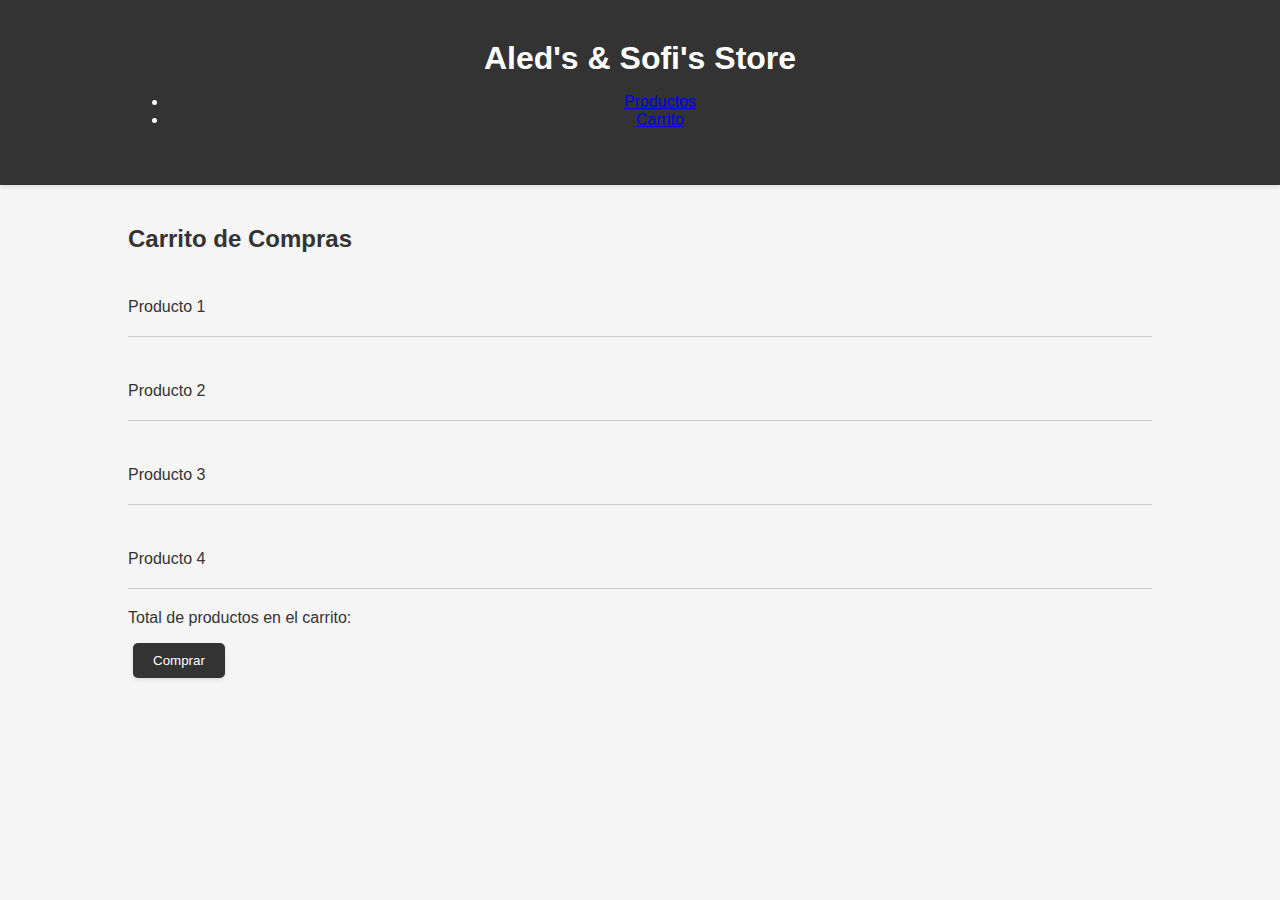
<file: carritodecompras.html>
<!DOCTYPE html>
<html lang="es">
<head>
    <meta charset="UTF-8">
    <meta name="viewport" content="width=device-width, initial-scale=1.0">
    <title>Carrito de Compras</title>
    <link rel="stylesheet" href="carritocompras.css">
</head>
<body>
    <header>
        <div class="container">
            <h1>Aled's & Sofi's Store</h1>
            <nav>
                <ul>
                    <li><a href="PaginaCompra.html">Productos</a></li>
                    <li><a href="carritodecompras.html">Carrito</a></li>
                </ul>
            </nav>
        </div>
    </header>

    <section id="carrito">
        <div class="container">
            <h2>Carrito de Compras</h2>
            <div id="lista-productos" class="productos-container">
                <div class="producto">
                    <p>Producto 1</p>
                </div>
                <div class="producto">
                    <p>Producto 2</p>
                </div>
                <div class="producto">
                    <p>Producto 3</p>
                </div>
                <div class="producto">
                    <p>Producto 4</p>
                </div>
            </div>
            <p>Total de productos en el carrito: <span id="total-productos"></span></p>
            <button onclick="confirmarCompra()">Comprar</button>
        </div>
    </section>
    <div id="confirmacion" class="confirmacion"></div>
    <script src="carritocompras.js"></script>
</body>
</html>
</file>
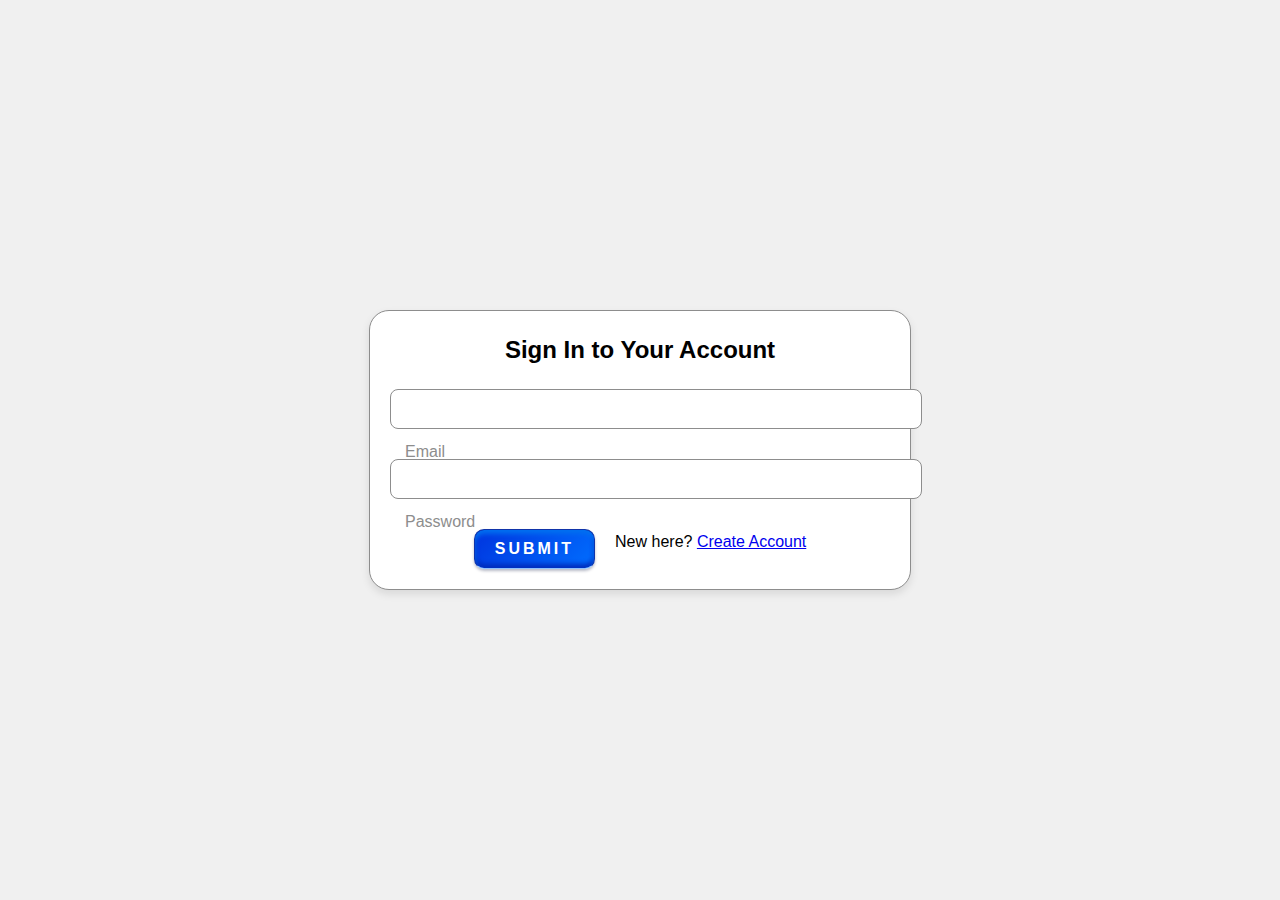
<file: login.html>
<!DOCTYPE html>
<html lang="en">
<head>
    <meta charset="UTF-8">
    <meta name="viewport" content="width=device-width, initial-scale=1.0">
    <title>Login</title>
    <link rel="stylesheet" href="login.css">
</head>
<body>
    <div class="container">
        <div class="heading">Sign In to Your Account</div>
        <form class="form" action="login.php" method="POST">
            <div class="input-field">
                <input required autocomplete="off" type="email" name="email" id="email" />
                <label for="email">Email</label>
            </div>
            <div class="input-field">
                <input required autocomplete="off" type="password" name="password" id="password" />
                <label for="password">Password</label>
            </div>
            <div class="btn-container">
                <button type="submit" class="btn">Submit</button>
                <div class="acc-text">
                    New here? <span style="color : #0000ff; cursor : pointer;"><a href="register.html">Create Account</a></span>
                </div>
            </div>
        </form>
    </div>
</body>
</html>
</file>
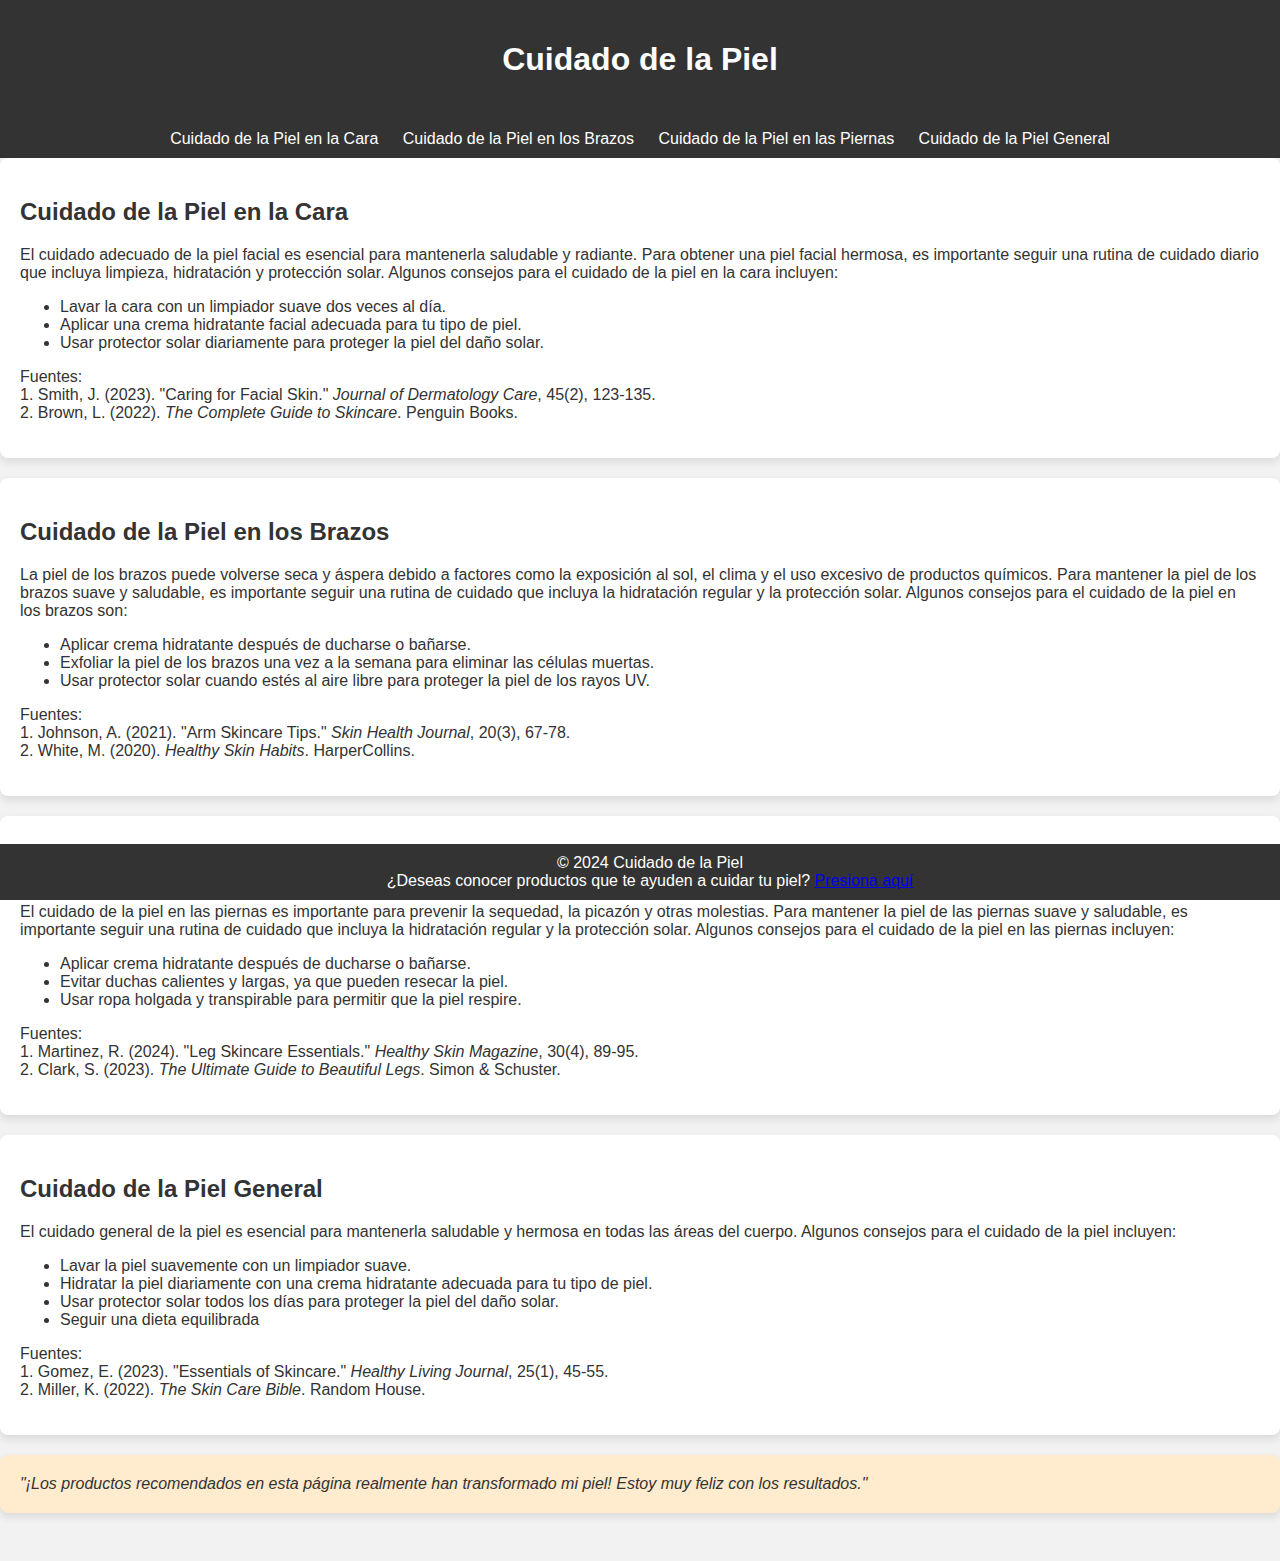
<file: MasInformación.html>
<!DOCTYPE html>
<html lang="es">
<head>
    <meta charset="UTF-8">
    <meta name="viewport" content="width=device-width, initial-scale=1.0">
    <title>Cuidado de la Piel</title>
    <link rel="stylesheet" href="MasInformacion.css">
</head>
<body>
    <header>
        <h1>Cuidado de la Piel</h1>
    </header>
    
    <nav>
        <a href="#cuidado-cara">Cuidado de la Piel en la Cara</a>
        <a href="#cuidado-brazos">Cuidado de la Piel en los Brazos</a>
        <a href="#cuidado-piernas">Cuidado de la Piel en las Piernas</a>
        <a href="#cuidado-general">Cuidado de la Piel General</a>
    </nav>
    
    <section id="cuidado-cara">
        <h2>Cuidado de la Piel en la Cara</h2>
        <p>El cuidado adecuado de la piel facial es esencial para mantenerla saludable y radiante. Para obtener una piel facial hermosa, es importante seguir una rutina de cuidado diario que incluya limpieza, hidratación y protección solar. Algunos consejos para el cuidado de la piel en la cara incluyen:</p>
        <ul>
            <li>Lavar la cara con un limpiador suave dos veces al día.</li>
            <li>Aplicar una crema hidratante facial adecuada para tu tipo de piel.</li>
            <li>Usar protector solar diariamente para proteger la piel del daño solar.</li>
        </ul>
        <p>Fuentes:
            <br>1. Smith, J. (2023). "Caring for Facial Skin." <em>Journal of Dermatology Care</em>, 45(2), 123-135.
            <br>2. Brown, L. (2022). <em>The Complete Guide to Skincare</em>. Penguin Books.
        </p>
    </section>
    
    <section id="cuidado-brazos">
        <h2>Cuidado de la Piel en los Brazos</h2>
        <p>La piel de los brazos puede volverse seca y áspera debido a factores como la exposición al sol, el clima y el uso excesivo de productos químicos. Para mantener la piel de los brazos suave y saludable, es importante seguir una rutina de cuidado que incluya la hidratación regular y la protección solar. Algunos consejos para el cuidado de la piel en los brazos son:</p>
        <ul>
            <li>Aplicar crema hidratante después de ducharse o bañarse.</li>
            <li>Exfoliar la piel de los brazos una vez a la semana para eliminar las células muertas.</li>
            <li>Usar protector solar cuando estés al aire libre para proteger la piel de los rayos UV.</li>
        </ul>
        <p>Fuentes:
            <br>1. Johnson, A. (2021). "Arm Skincare Tips." <em>Skin Health Journal</em>, 20(3), 67-78.
            <br>2. White, M. (2020). <em>Healthy Skin Habits</em>. HarperCollins.
        </p>
    </section>
    
    <section id="cuidado-piernas">
        <h2>Cuidado de la Piel en las Piernas</h2>
        <p>El cuidado de la piel en las piernas es importante para prevenir la sequedad, la picazón y otras molestias. Para mantener la piel de las piernas suave y saludable, es importante seguir una rutina de cuidado que incluya la hidratación regular y la protección solar. Algunos consejos para el cuidado de la piel en las piernas incluyen:</p>
        <ul>
            <li>Aplicar crema hidratante después de ducharse o bañarse.</li>
            <li>Evitar duchas calientes y largas, ya que pueden resecar la piel.</li>
            <li>Usar ropa holgada y transpirable para permitir que la piel respire.</li>
        </ul>
        <p>Fuentes:
            <br>1. Martinez, R. (2024). "Leg Skincare Essentials." <em>Healthy Skin Magazine</em>, 30(4), 89-95.
            <br>2. Clark, S. (2023). <em>The Ultimate Guide to Beautiful Legs</em>. Simon & Schuster.
        </p>
    </section>
    
    <section id="cuidado-general">
        <h2>Cuidado de la Piel General</h2>
        <p>El cuidado general de la piel es esencial para mantenerla saludable y hermosa en todas las áreas del cuerpo. Algunos consejos para el cuidado de la piel incluyen:</p>
        <ul>
            <li>Lavar la piel suavemente con un limpiador suave.</li>
            <li>Hidratar la piel diariamente con una crema hidratante adecuada para tu tipo de piel.</li>
            <li>Usar protector solar todos los días para proteger la piel del daño solar.</li>
            <li>Seguir una dieta equilibrada
        </ul>
        <p>Fuentes:
            <br>1. Gomez, E. (2023). "Essentials of Skincare." <em>Healthy Living Journal</em>, 25(1), 45-55.
            <br>2. Miller, K. (2022). <em>The Skin Care Bible</em>. Random House.
        </p>
    </section>
    
    <footer>
        &copy; 2024 Cuidado de la Piel <br>
        ¿Deseas conocer productos que te ayuden a cuidar tu piel? <a href="ProductosParaLaPiel.html" target="_blank">Presiona aquí</a> <br>
    </footer>

    <div class="testimonial">
        <p>"¡Los productos recomendados en esta página realmente han transformado mi piel! Estoy muy feliz con los resultados."</p>
    </div>

    <div class="social-icons">
        <a href="#" class="fab fa-facebook-f"></a>
        <a href="#" class="fab fa-twitter"></a>
        <a href="#" class="fab fa-instagram"></a>
    </div>
</body>
</html>
</file>
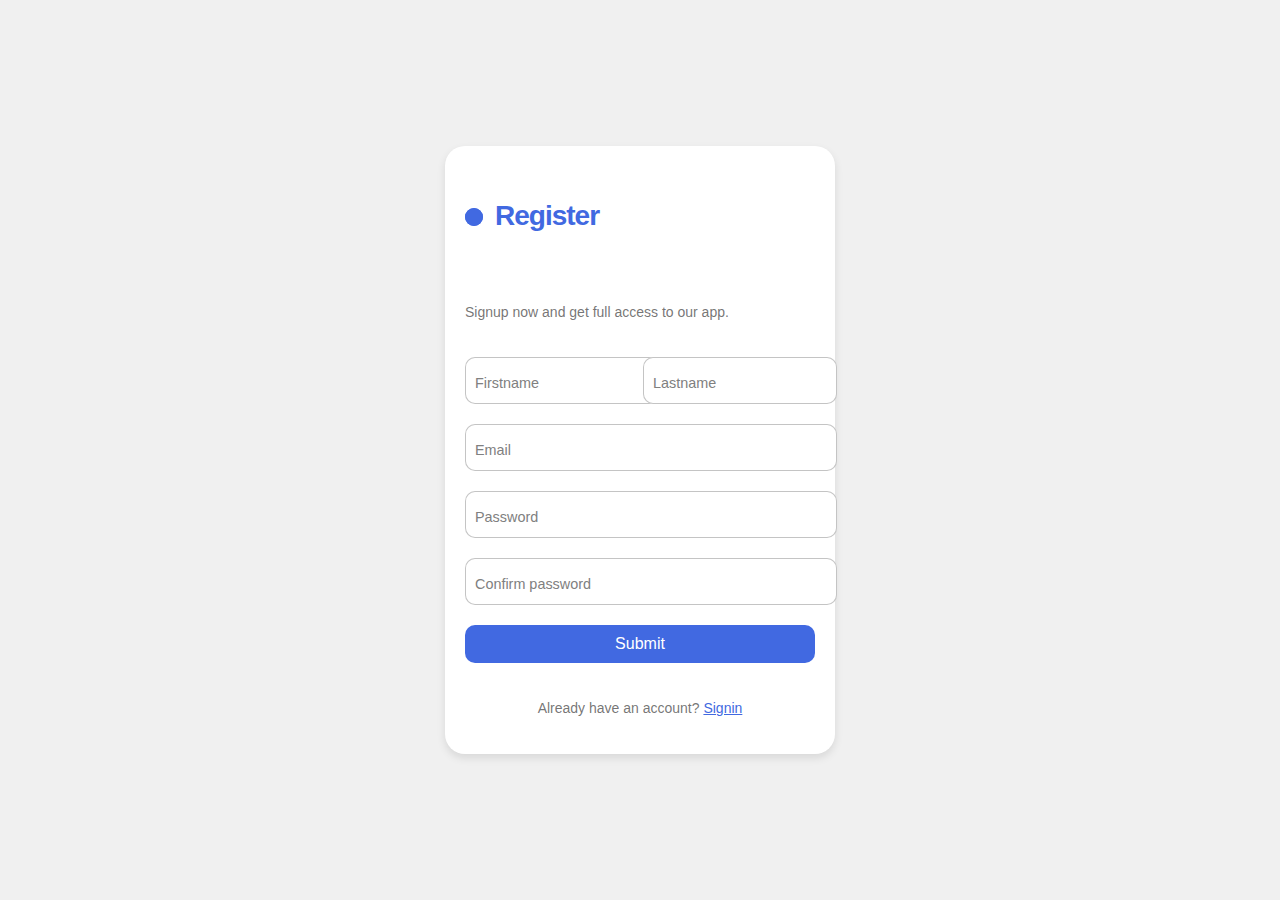
<file: register.html>
<!DOCTYPE html>
<html lang="en">
<head>
    <meta charset="UTF-8">
    <meta name="viewport" content="width=device-width, initial-scale=1.0">
    <title>Document</title>
    <link rel="stylesheet" href="register.css">
</head>
<body>
    <form class="form" action="register.php" method="post">
        <p class="title">Register</p>
        <p class="message">Signup now and get full access to our app.</p>
        <div class="flex">
            <label>
                <input required="" placeholder="" type="text" class="input" name="firstname">
                <span>Firstname</span>
            </label>

            <label>
                <input required="" placeholder="" type="text" class="input" name="lastname">
                <span>Lastname</span>
            </label>
        </div>

        <label>
            <input required="" placeholder="" type="email" class="input" name="email">
            <span>Email</span>
        </label>

        <label>
            <input required="" placeholder="" type="password" class="input" name="password">
            <span>Password</span>
        </label>
        <label>
            <input required="" placeholder="" type="password" class="input" name="confirm_password">
            <span>Confirm password</span>
        </label>
        <button class="submit" type="submit">Submit</button>
        <p class="signin">Already have an account? <a href="login.html">Signin</a></p>
    </form>
</body>
</html>
</file>
<file: carritocompras.css>
/* Definición de variables CSS para colores, fuentes y relleno */
:root {
    --primary-color: #333; /* Color principal (gris oscuro) */
    --secondary-color: #555; /* Color secundario (gris medio) */
    --accent-color: #fff; /* Color de acento (blanco) */
    --background-color: #f5f5f5; /* Color de fondo (gris claro) */
    --font-family: 'Arial', sans-serif; /* Fuente principal */
    --padding: 20px; /* Relleno estándar */
}

/* Estilo general del cuerpo del documento */
body {
    font-family: var(--font-family); /* Fuente desde la variable */
    margin: 0; /* Elimina el margen predeterminado */
    padding: 0; /* Elimina el relleno predeterminado */
    background-color: var(--background-color); /* Fondo desde la variable */
    color: var(--primary-color); /* Color del texto desde la variable */
}

/* Contenedor principal */
.container {
    width: 80%; /* Ancho del contenedor */
    margin: 0 auto; /* Centrado horizontal */
    padding: var(--padding); /* Relleno desde la variable */
}

/* Estilo del encabezado */
header {
    background-color: var(--primary-color); /* Fondo del encabezado */
    color: var(--accent-color); /* Color del texto */
    padding: var(--padding) 0; /* Relleno superior e inferior */
    text-align: center; /* Texto centrado */
    box-shadow: 0 2px 4px rgba(0, 0, 0, 0.1); /* Sombra del encabezado */
    animation: fadeIn 1s ease-in-out; /* Animación de entrada */
}

/* Estilo del título dentro del encabezado */
header h1 {
    margin: 0; /* Elimina el margen */
}

/* Sección de productos y estilo de cada producto */
#productos, .producto {
    padding: var(--padding) 0; /* Relleno superior e inferior */
    animation: slideIn 1s ease-in-out; /* Animación de deslizamiento */
}

/* Estilo individual de los productos */
.producto {
    display: flex; /* Flexbox para alineación */
    align-items: center; /* Alinear elementos verticalmente al centro */
    border-bottom: 1px solid #ccc; /* Borde inferior */
    padding-bottom: var(--padding); /* Relleno inferior */
    margin-bottom: var(--padding); /* Margen inferior */
}

/* Estilo de la imagen dentro de los productos */
.producto img {
    width: 100px; /* Ancho fijo */
    height: 100px; /* Altura fija */
    margin-right: var(--padding); /* Margen derecho */
    object-fit: cover; /* Recortar la imagen */
    border-radius: 10px; /* Bordes redondeados */
    box-shadow: 0 2px 4px rgba(0, 0, 0, 0.1); /* Sombra de la imagen */
}

/* Estilo del título y párrafo dentro de los productos */
.producto h3, .producto p {
    margin: 0; /* Elimina el margen */
}

/* Margen superior del párrafo */
.producto p {
    margin-top: 5px; /* Margen superior */
}

/* Estilo del input tipo número */
.producto input[type="number"] {
    width: 50px; /* Ancho fijo */
    margin-left: var(--padding); /* Margen izquierdo */
    padding: 5px; /* Relleno */
    border: 1px solid #ccc; /* Borde */
    border-radius: 5px; /* Bordes redondeados */
    animation: fadeIn 1s ease-in-out; /* Animación de entrada */
}

/* Estilo de los botones */
button {
    padding: 10px 20px; /* Relleno interno */
    background-color: var(--primary-color); /* Fondo del botón */
    color: var(--accent-color); /* Color del texto */
    border: none; /* Sin borde */
    border-radius: 5px; /* Bordes redondeados */
    cursor: pointer; /* Cursor de mano */
    transition: background-color 0.3s, transform 0.3s; /* Transición de fondo y transformación */
    box-shadow: 0 2px 4px rgba(0, 0, 0, 0.1); /* Sombra del botón */
    animation: fadeIn 1s ease-in-out; /* Animación de entrada */
}

/* Estilo del botón en estado hover */
button:hover {
    background-color: var(--secondary-color); /* Cambio de fondo */
    transform: translateY(-2px); /* Efecto de desplazamiento */
}

/* Estilo del pie de página */
footer {
    background-color: var(--primary-color); /* Fondo del pie de página */
    color: var(--accent-color); /* Color del texto */
    text-align: center; /* Texto centrado */
    padding: var(--padding) 0; /* Relleno superior e inferior */
    position: fixed; /* Posición fija */
    bottom: 0; /* Posición en la parte inferior */
    width: 100%; /* Ancho completo */
    box-shadow: 0 -2px 4px rgba(0, 0, 0, 0.1); /* Sombra del pie de página */
    animation: fadeIn 1s ease-in-out; /* Animación de entrada */
}

/* Margen superior de la lista de productos */
#lista-productos {
    margin-top: var(--padding); /* Margen superior */
}

/* Margen izquierdo de los botones */
button {
    margin-left: 5px; /* Margen izquierdo */
}

/* Estilo del mensaje emergente */
.mensaje {
    position: fixed; /* Posición fija */
    top: 50%; /* Posición en el centro vertical */
    left: 50%; /* Posición en el centro horizontal */
    transform: translate(-50%, -50%); /* Ajuste de posición al centro */
    background-color: var(--accent-color); /* Fondo del mensaje */
    padding: var(--padding); /* Relleno interno */
    border-radius: 10px; /* Bordes redondeados */
    box-shadow: 0px 0px 10px rgba(0, 0, 0, 0.1); /* Sombra del mensaje */
    opacity: 0; /* Inicialmente invisible */
    transition: opacity 0.3s ease-in-out, transform 0.3s ease-in-out; /* Transiciones de opacidad y transformación */
}

/* Mostrar mensaje emergente */
.mensaje.show {
    opacity: 1; /* Hacer visible */
    transform: translate(-50%, -50%) scale(1.1); /* Efecto de escalado */
}

/* Estilo del modal */
.modal {
    position: fixed; /* Posición fija */
    top: 0; /* Posición en la parte superior */
    left: 0; /* Posición en la parte izquierda */
    width: 100%; /* Ancho completo */
    height: 100%; /* Altura completa */
    background-color: rgba(0, 0, 0, 0.5); /* Fondo semi-transparente */
    display: flex; /* Flexbox para centrar el contenido */
    justify-content: center; /* Centrar horizontalmente */
    align-items: center; /* Centrar verticalmente */
    animation: fadeIn 0.5s ease-in-out; /* Animación de entrada */
}

/* Contenido del modal */
.modal-contenido {
    background-color: var(--accent-color); /* Fondo del contenido */
    padding: var(--padding); /* Relleno interno */
    border-radius: 10px; /* Bordes redondeados */
    box-shadow: 0px 0px 10px rgba(0, 0, 0, 0.1); /* Sombra del contenido */
    text-align: center; /* Texto centrado */
    animation: popIn 0.5s ease-in-out; /* Animación de entrada */
}

/* Estilo del párrafo dentro del contenido del modal */
.modal-contenido p {
    margin-bottom: var(--padding); /* Margen inferior */
}

/* Animaciones */
@keyframes fadeIn {
    from {
        opacity: 0; /* Comienza invisible */
    }
    to {
        opacity: 1; /* Termina visible */
    }
}

@keyframes slideIn {
    from {
        transform: translateY(20px); /* Comienza desplazado hacia abajo */
        opacity: 0; /* Comienza invisible */
    }
    to {
        transform: translateY(0); /* Termina en su posición original */
        opacity: 1; /* Termina visible */
    }
}

@keyframes popIn {
    from {
        transform: scale(0.9); /* Comienza más pequeño */
        opacity: 0; /* Comienza invisible */
    }
    to {
        transform: scale(1); /* Termina en su tamaño original */
        opacity: 1; /* Termina visible */
    }
}

/* Confirmación de compra */
.confirmacion {
    position: fixed; /* Posición fija */
    top: 50%; /* Centro vertical */
    left: 50%; /* Centro horizontal */
    transform: translate(-50%, -50%); /* Ajuste de posición */
    background-color: var(--accent-color); /* Fondo */
    padding: var(--padding); /* Relleno */
    border-radius: 10px; /* Bordes redondeados */
    box-shadow: 0px 0px 10px rgba(0, 0, 0, 0.1); /* Sombra */
    opacity: 0; /* Inicialmente invisible */
    transition: opacity 0.3s ease-in-out, transform 0.3s ease-in-out; /* Transiciones */
}

/* Mostrar confirmación */
.confirmacion.show {
    opacity: 1; /* Hacer visible */
    transform: translate(-50%, -50%) scale(1.1); /* Efecto de escalado */
}

/* Contenido de la confirmación */
.confirmacion-contenido {
    text-align: center; /* Texto centrado */
}

/* Botones dentro de la confirmación */
.confirmacion-contenido button {
    background-color: var(--primary-color); /* Fondo */
    color: var(--accent-color); /* Color del texto */
    border: none; /* Sin borde */
    border-radius: 5px; /* Bordes redondeados */
    padding: 10px 20px; /* Relleno */
    cursor: pointer; /* Cursor de mano */
    transition: background-color 0.3s; /* Transición de fondo */
}

/* Estilo del botón en estado hover dentro de la confirmación */
.confirmacion-contenido button:hover {
    background-color: var(--secondary-color); /* Cambio de fondo */
}

/* Diseño responsive para pantallas pequeñas */
@media (max-width: 768px) {
    .container {
        width: 100%; /* Ancho completo */
        padding: 10px; /* Relleno ajustado */
    }

    .producto {
        flex-direction: column; /* Disposición en columna */
        align-items: flex-start; /* Alinear al inicio */
    }

    .producto img {
        margin-bottom: var(--padding); /* Margen inferior */
    }

    .producto input[type="number"] {
        margin-left: 0; /* Sin margen izquierdo */
    }
}
</file>
<file: login.css>
/* Estilos Generales */
body {
    font-family: Arial, sans-serif;
    line-height: 1.6;
    margin: 0;
    padding: 0;
    box-sizing: border-box;
    display: flex;
    justify-content: center;
    align-items: center;
    height: 100vh; /* Altura completa de la ventana para centrar verticalmente */
    background-color: #f0f0f0; /* Fondo ligero para contraste */
}

.container {
    border: solid 1px #8d8d8d;
    padding: 20px;
    border-radius: 20px;
    background-color: #fff;
    max-width: 500px; /* Tamaño máximo del contenedor */
    width: 100%; /* Asegurar que use todo el ancho posible */
    margin: 20px auto; /* Centrar el contenedor horizontalmente */
    box-shadow: 0 4px 8px rgba(0, 0, 0, 0.1); /* Añadir sombra para resaltar el contenedor */
}

.container .heading {
    font-size: 1.5rem; /* Tamaño de la fuente */
    margin-bottom: 20px;
    font-weight: bolder;
    text-align: center; /* Centrar el texto del encabezado */
}

.form {
    display: flex;
    flex-direction: column;
    gap: 30px; /* Aumentar la separación entre los campos de entrada */
    width: 100%; /* Usar el 100% del contenedor padre */
}

.form .btn-container {
    width: 100%;
    display: flex;
    justify-content: center; /* Centrar el contenido horizontalmente */
    gap: 20px;
}

.form .btn {
    padding: 10px 20px;
    font-size: 1rem;
    text-transform: uppercase;
    letter-spacing: 3px;
    border-radius: 10px;
    border: solid 1px #1034aa;
    border-bottom: solid 1px #90c2ff;
    background: linear-gradient(135deg, #0034de, #006eff);
    color: #fff;
    font-weight: bolder;
    transition: all 0.2s ease;
    box-shadow: 0px 2px 3px #000d3848, inset 0px 4px 5px #0070f0, inset 0px -4px 5px #002cbb;
    cursor: pointer; /* Añadir cursor pointer */
}

.form .btn:active {
    box-shadow: inset 0px 4px 5px #0070f0, inset 0px -4px 5px #002cbb;
    transform: scale(0.995);
}

.input-field {
    position: relative;
}

.input-field label {
    position: absolute;
    color: #8d8d8d;
    pointer-events: none;
    background-color: transparent;
    left: 15px;
    transform: translateY(0.6rem);
    transition: all 0.3s ease;
}

.input-field input {
    padding: 10px 15px;
    font-size: 1rem;
    border-radius: 8px;
    border: solid 1px #8d8d8d;
    letter-spacing: 1px;
    width: 100%;
}

.input-field input:focus,
.input-field input:valid {
    outline: none;
    border: solid 1px #0034de;
}

.input-field input:focus ~ label,
.input-field input:valid ~ label {
    transform: translateY(-51%) translateX(-10px) scale(0.8);
    background-color: #fff;
    padding: 0px 5px;
    color: #0034de;
    font-weight: bold;
    letter-spacing: 1px;
    border: none;
    border-radius: 100px;
}

.form .passicon {
    cursor: pointer;
    font-size: 1.3rem;
    position: absolute;
    top: 6px;
    right: 8px;
}

.form .close {
    display: none;
}

/* Media Queries para Responsividad */
@media (max-width: 768px) {
    .container {
        padding: 15px;
        border-radius: 15px;
    }

    .container .heading {
        font-size: 1.3rem;
    }

    .form {
        gap: 25px; /* Ajustar la separación para pantallas más pequeñas */
    }

    .form .btn {
        padding: 8px 15px;
        font-size: 0.9rem;
    }

    .input-field input {
        padding: 8px 10px;
        font-size: 0.9rem;
    }
}

@media (max-width: 480px) {
    .container {
        padding: 10px;
        border-radius: 10px;
    }

    .container .heading {
        font-size: 1.1rem;
    }

    .form {
        gap: 20px; /* Ajustar la separación para pantallas más pequeñas */
    }

    .form .btn {
        padding: 7px 10px;
        font-size: 0.8rem;
    }

    .input-field input {
        padding: 7px 8px;
        font-size: 0.8rem;
    }
}
</file>
<file: MasInformacion.css>
body {
    font-family: Arial, sans-serif;
    margin: 0;
    padding: 0;
    background-color: #F2F2F2; 
    color: #333333; 
}
header {
    background-color: #333333;
    color: #FFFFFF;
    padding: 20px;
    text-align: center;
}
nav {
    background-color: #333333; 
    padding: 10px;
    text-align: center;
}
nav a {
    margin: 0 10px;
    text-decoration: none;
    color: #FFFFFF;
}
nav a:hover {
    text-decoration: underline;
}
section {
    padding: 20px;
    background-color: #FFFFFF;
    border-radius: 8px;
    box-shadow: 0 4px 8px rgba(0, 0, 0, 0.1);
    margin-bottom: 20px;
}
.product {
    margin-bottom: 20px;
    display: flex;
    flex-direction: column;
    align-items: center;
    text-align: center;
}
.product img {
    width: 80%;
    border-radius: 8px;
    margin-bottom: 10px;
}
.product h3 {
    margin-bottom: 5px;
}
.product p {
    margin: 0;
}
footer {
    background-color: #333333; 
    color: #FFFFFF; 
    padding: 10px;
    text-align: center;
    position: fixed;
    bottom: 0;
    width: 100%;
}
.back-to-top {
    position: fixed;
    bottom: 40px;
    right: 40px;
    background-color: #FFA07A;
    color: #8B4513;
    border: none;
    border-radius: 50%;
    width: 40px;
    height: 40px;
    font-size: 20px;
    cursor: pointer;
    display: flex;
    justify-content: center;
    align-items: center;
    box-shadow: 0 2px 4px rgba(0, 0, 0, 0.1);
    transition: background-color 0.3s ease;
}
.back-to-top:hover {
    background-color: #FF6347;
}
.testimonial {
    background-color: #FFEBCD;
    padding: 20px;
    border-radius: 8px;
    margin-bottom: 20px;
    box-shadow: 0 4px 8px rgba(0, 0, 0, 0.1);
}
.testimonial p {
    margin: 0;
    font-style: italic;
}
.social-icons {
    margin-top: 20px;
}
.social-icons a {
    color: #333333; 
    margin: 0 10px;
    font-size: 24px;
    text-decoration: none;
}
.social-icons a:hover {
    color: #FFA07A; 
}
</file>
<file: register.css>
/* Estilos Generales */
body {
    font-family: Arial, sans-serif;
    line-height: 1.6;
    margin: 0;
    padding: 0;
    box-sizing: border-box;
    display: flex;
    justify-content: center;
    align-items: center;
    height: 100vh; /* Altura completa de la ventana para centrar verticalmente */
    background-color: #f0f0f0; /* Fondo ligero para contraste */
}

.form {
    display: flex;
    flex-direction: column;
    gap: 20px; /* Aumentar la separación entre los campos de entrada */
    max-width: 350px;
    background-color: #fff;
    padding: 20px;
    border-radius: 20px;
    box-shadow: 0 4px 8px rgba(0, 0, 0, 0.1); /* Añadir sombra para resaltar el formulario */
    width: 100%; /* Asegurar que use todo el ancho posible */
}

.title {
    font-size: 28px;
    color: royalblue;
    font-weight: 600;
    letter-spacing: -1px;
    position: relative;
    display: flex;
    align-items: center;
    padding-left: 30px;
}

.title::before, .title::after {
    position: absolute;
    content: "";
    height: 16px;
    width: 16px;
    border-radius: 50%;
    left: 0px;
    background-color: royalblue;
}

.title::before {
    width: 18px;
    height: 18px;
    background-color: royalblue;
}

.title::after {
    width: 18px;
    height: 18px;
    animation: pulse 1s linear infinite;
}

.message, .signin {
    color: rgba(88, 87, 87, 0.822);
    font-size: 14px;
}

.signin {
    text-align: center;
}

.signin a {
    color: royalblue;
}

.signin a:hover {
    text-decoration: underline royalblue;
}

.flex {
    display: flex;
    width: 100%;
    gap: 6px;
}

.form label {
    position: relative;
}

.form label .input {
    width: 100%;
    padding: 10px 10px 20px 10px;
    outline: 0;
    border: 1px solid rgba(105, 105, 105, 0.397);
    border-radius: 10px;
}

.form label .input + span {
    position: absolute;
    left: 10px;
    top: 15px;
    color: grey;
    font-size: 0.9em;
    cursor: text;
    transition: 0.3s ease;
}

.form label .input:placeholder-shown + span {
    top: 15px;
    font-size: 0.9em;
}

.form label .input:focus + span, .form label .input:valid + span {
    top: 30px;
    font-size: 0.7em;
    font-weight: 600;
}

.form label .input:valid + span {
    color: green;
}

.submit {
    border: none;
    outline: none;
    background-color: royalblue;
    padding: 10px;
    border-radius: 10px;
    color: #fff;
    font-size: 16px;
    transition: .3s ease;
    cursor: pointer; /* Añadir cursor pointer */
}

.submit:hover {
    background-color: rgb(56, 90, 194);
}

@keyframes pulse {
    from {
        transform: scale(0.9);
        opacity: 1;
    }

    to {
        transform: scale(1.8);
        opacity: 0;
    }
}

/* Media Queries para Responsividad */
@media (max-width: 768px) {
    .form {
        padding: 15px;
        border-radius: 15px;
    }

    .title {
        font-size: 24px;
    }

    .form label .input {
        padding: 8px 10px;
        font-size: 0.9rem;
    }

    .submit {
        padding: 8px 15px;
        font-size: 0.9rem;
    }
}

@media (max-width: 480px) {
    .form {
        padding: 10px;
        border-radius: 10px;
    }

    .title {
        font-size: 20px;
    }

    .form label .input {
        padding: 7px 8px;
        font-size: 0.8rem;
    }

    .submit {
        padding: 7px 10px;
        font-size: 0.8rem;
    }
}
</file>
